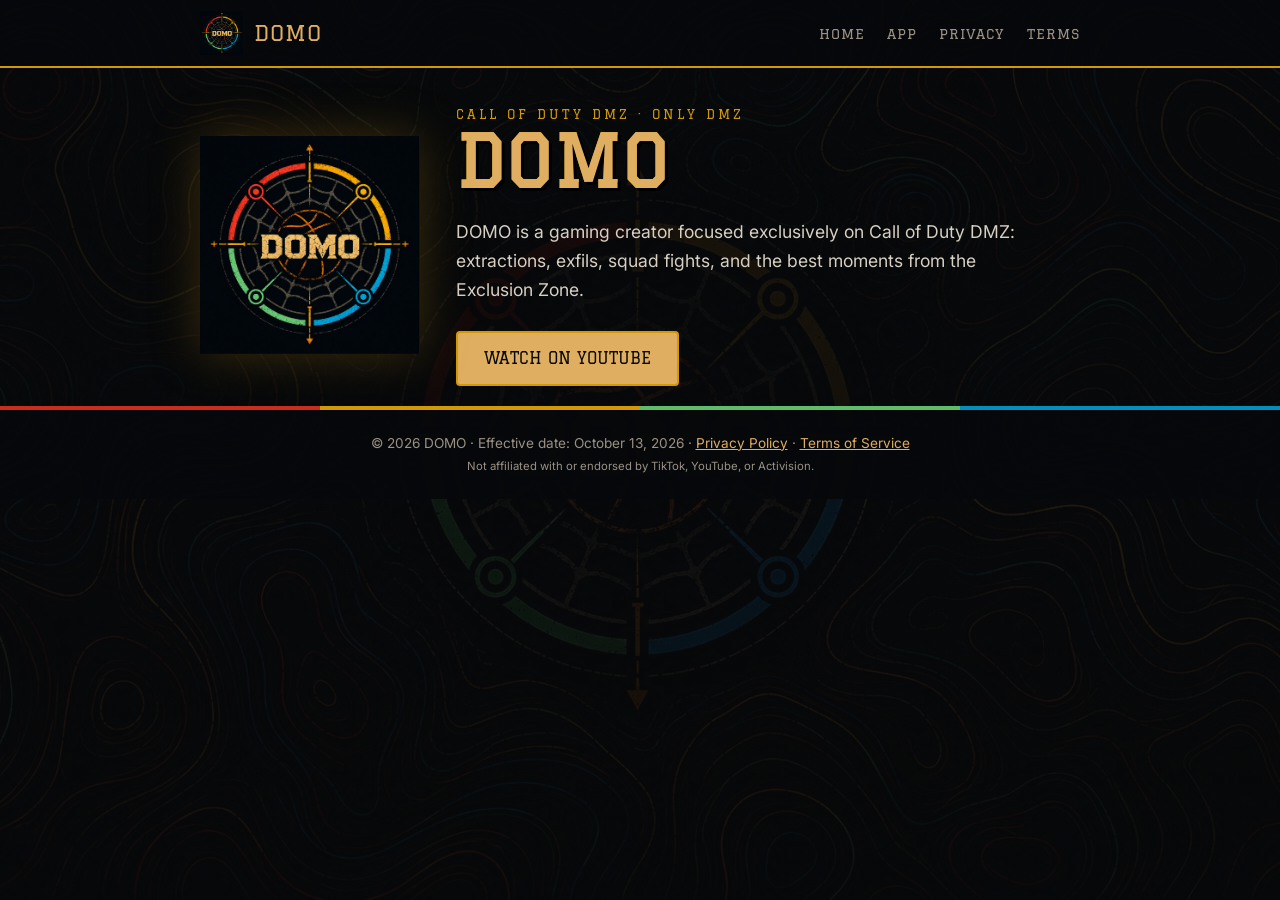
<file: index.html>
<!DOCTYPE html><html lang="en"><head><meta charset="utf-8"><meta name="viewport" content="width=device-width,initial-scale=1"><title>Home | DOMO</title><link rel="icon" href="assets/favicon.png"><link rel="preconnect" href="https://fonts.googleapis.com"><link href="https://fonts.googleapis.com/css2?family=Graduate&family=Inter:wght@400;600;800&display=swap" rel="stylesheet"><link rel="stylesheet" href="style.css"></head><body><header><div class="wrap"><a class="brand" href="index.html"><img src="assets/domo-logo-128.png" alt="DOMO logo" width="44" height="44">DOMO</a><nav><a href="index.html">Home</a><a href="app.html">App</a><a href="privacy.html">Privacy</a><a href="terms.html">Terms</a></nav></div></header><main class="wrap"><section class="hero"><img class="hero-logo" src="assets/domo-logo-512.png" alt="DOMO logo" width="220" height="218"><div><p class="tag">Call of Duty DMZ &middot; Only DMZ</p><h1>DOMO</h1><p class="lead">DOMO is a gaming creator focused exclusively on Call of Duty DMZ: extractions, exfils, squad fights, and the best moments from the Exclusion Zone.</p><a class="btn" href="https://www.youtube.com/@DOMO_fps" target="_blank" rel="noopener">Watch on YouTube</a></div></section>
</main><footer><div class="stripes"><i></i><i></i><i></i><i></i></div><div class="wrap">&copy; 2026 DOMO &middot; Effective date: October 13, 2026 &middot; <a href="privacy.html">Privacy Policy</a> &middot; <a href="terms.html">Terms of Service</a><br><small>Not affiliated with or endorsed by TikTok, YouTube, or Activision.</small></div></footer></body></html>
</file>
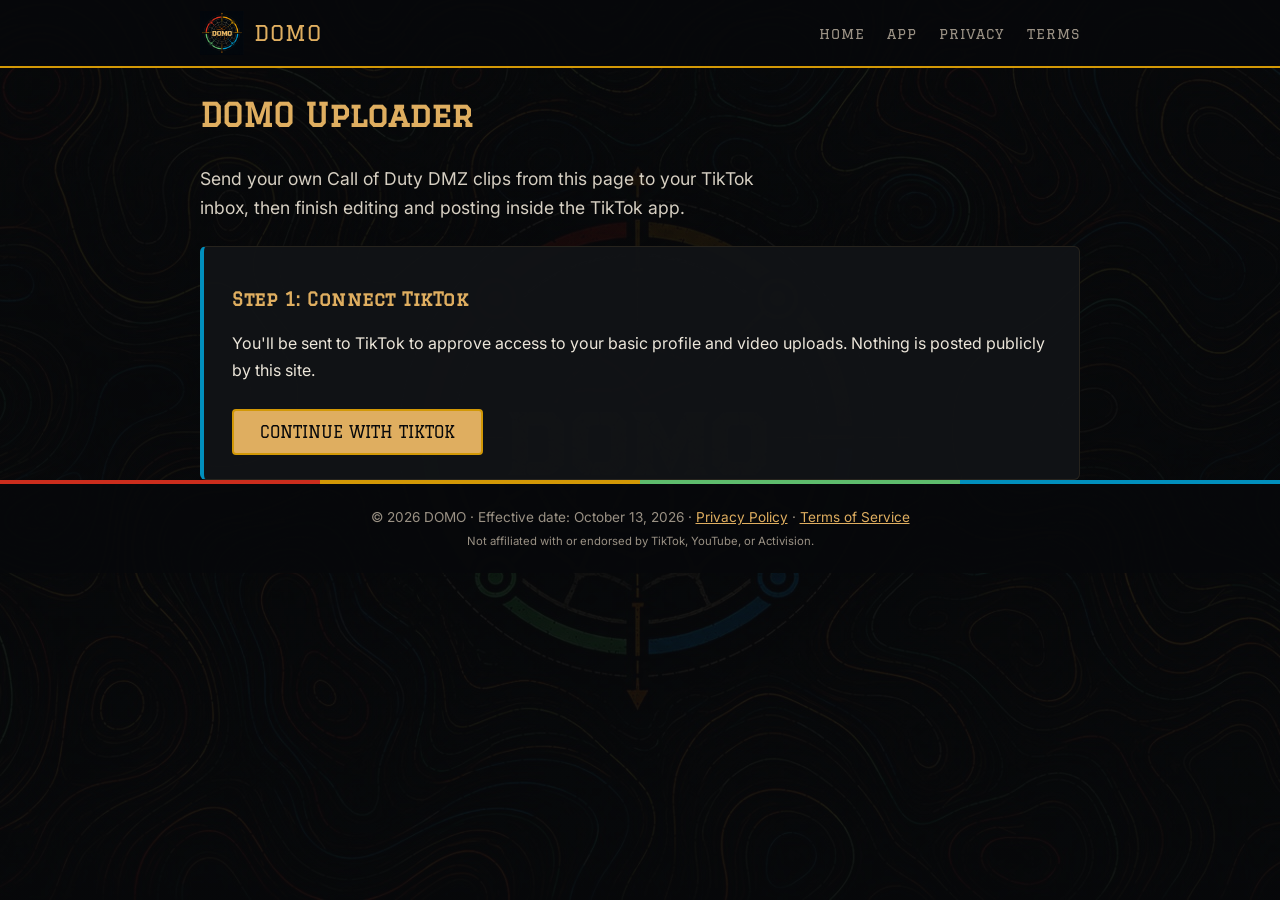
<file: app.html>
<!DOCTYPE html><html lang="en"><head><meta charset="utf-8"><meta name="viewport" content="width=device-width,initial-scale=1"><title>Uploader | DOMO</title><link rel="icon" href="assets/favicon.png"><link rel="preconnect" href="https://fonts.googleapis.com"><link href="https://fonts.googleapis.com/css2?family=Graduate&family=Inter:wght@400;600;800&display=swap" rel="stylesheet"><link rel="stylesheet" href="style.css"></head><body><header><div class="wrap"><a class="brand" href="index.html"><img src="assets/domo-logo-128.png" alt="DOMO logo" width="44" height="44">DOMO</a><nav><a href="index.html">Home</a><a href="app.html">App</a><a href="privacy.html">Privacy</a><a href="terms.html">Terms</a></nav></div></header><main class="wrap"><h1>DOMO Uploader</h1>
<p class="lead">Send your own Call of Duty DMZ clips from this page to your TikTok inbox, then finish editing and posting inside the TikTok app.</p>
<section class="card" id="login-card"><h2>Step 1: Connect TikTok</h2>
<p>You'll be sent to TikTok to approve access to your basic profile and video uploads. Nothing is posted publicly by this site.</p>
<button class="btn" id="login-btn">Continue with TikTok</button></section>
<section class="card hidden" id="app-card">
<div class="creator"><img id="avatar" alt="" width="56" height="56"><div><div class="muted">Uploading to TikTok account</div><strong id="nickname"></strong></div><button class="btn small ghost" id="logout-btn">Disconnect</button></div>
<h2>Step 2: Choose a video</h2>
<input type="file" id="file" accept="video/mp4,video/quicktime,video/webm">
<video id="preview" controls playsinline class="hidden"></video>
<p class="muted" id="file-info"></p>
<p class="notice">After upload, the video appears in your <strong>TikTok inbox notifications</strong>. Open the notification in the TikTok app to finish editing and posting. Processing can take a few minutes.</p>
<button class="btn" id="upload-btn" disabled>Upload to TikTok inbox</button>
<div class="progress hidden" id="progress"><div id="bar"></div></div>
<p id="status" class="status"></p></section></main><footer><div class="stripes"><i></i><i></i><i></i><i></i></div><div class="wrap">&copy; 2026 DOMO &middot; Effective date: October 13, 2026 &middot; <a href="privacy.html">Privacy Policy</a> &middot; <a href="terms.html">Terms of Service</a><br><small>Not affiliated with or endorsed by TikTok, YouTube, or Activision.</small></div></footer><script src="tiktok-config.js"></script><script src="app.js"></script></body></html>
</file>
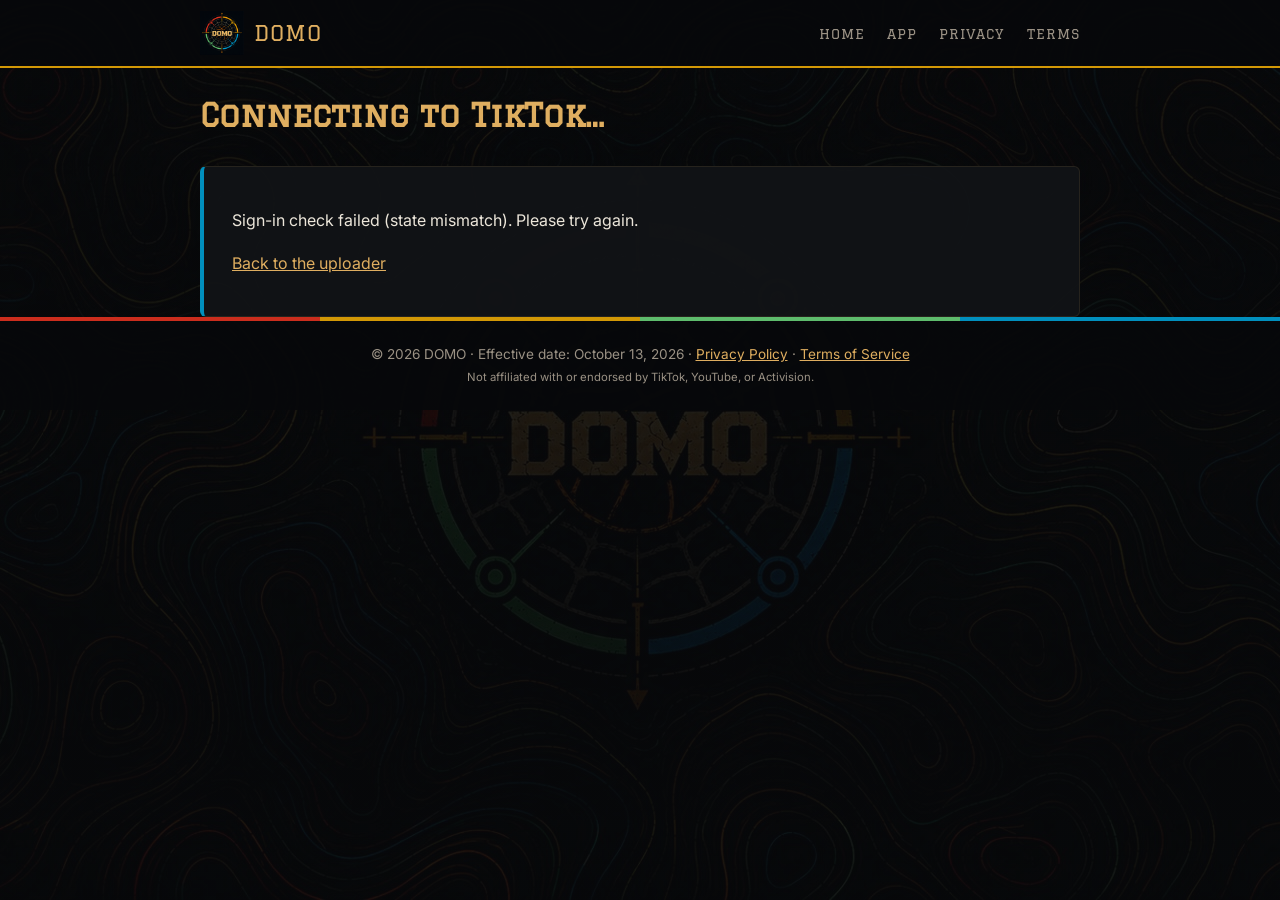
<file: callback.html>
<!DOCTYPE html><html lang="en"><head><meta charset="utf-8"><meta name="viewport" content="width=device-width,initial-scale=1"><title>Connecting | DOMO</title><link rel="icon" href="assets/favicon.png"><link rel="preconnect" href="https://fonts.googleapis.com"><link href="https://fonts.googleapis.com/css2?family=Graduate&family=Inter:wght@400;600;800&display=swap" rel="stylesheet"><link rel="stylesheet" href="style.css"></head><body><header><div class="wrap"><a class="brand" href="index.html"><img src="assets/domo-logo-128.png" alt="DOMO logo" width="44" height="44">DOMO</a><nav><a href="index.html">Home</a><a href="app.html">App</a><a href="privacy.html">Privacy</a><a href="terms.html">Terms</a></nav></div></header><main class="wrap"><h1>Connecting to TikTok…</h1><section class="card"><p id="cb-msg">Finishing sign-in, please wait.</p><p><a href="app.html">Back to the uploader</a></p></section></main><footer><div class="stripes"><i></i><i></i><i></i><i></i></div><div class="wrap">&copy; 2026 DOMO &middot; Effective date: October 13, 2026 &middot; <a href="privacy.html">Privacy Policy</a> &middot; <a href="terms.html">Terms of Service</a><br><small>Not affiliated with or endorsed by TikTok, YouTube, or Activision.</small></div></footer><script src="tiktok-config.js"></script><script src="callback.js"></script></body></html>
</file>
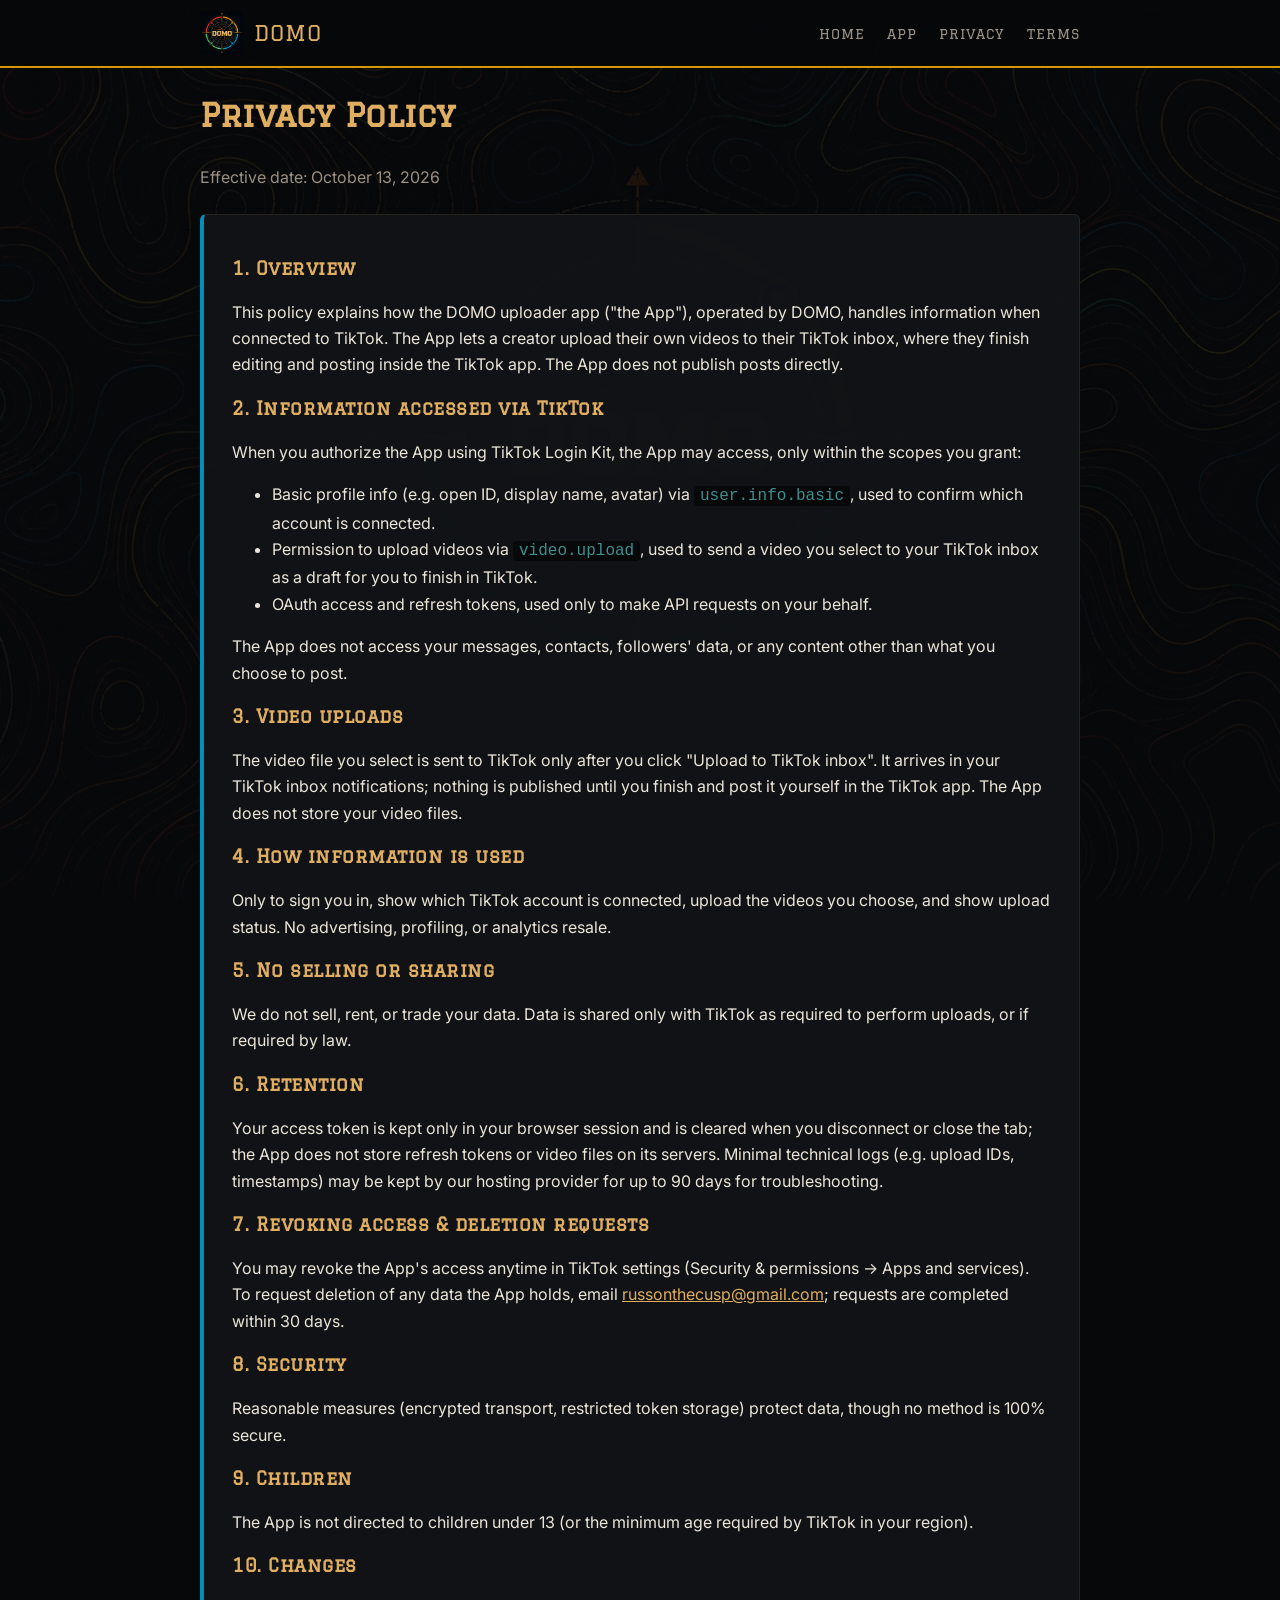
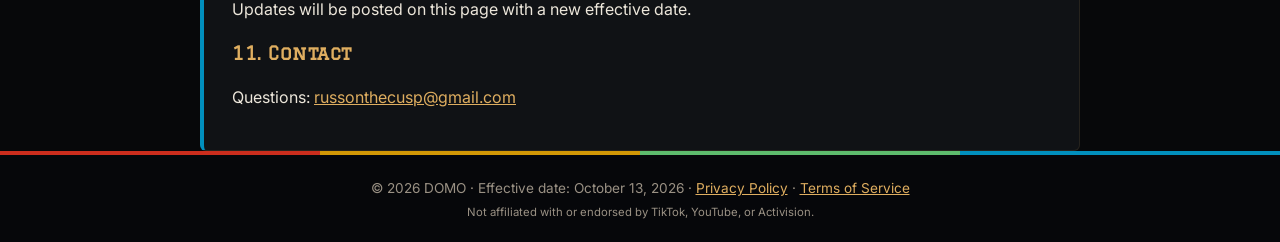
<file: privacy.html>
<!DOCTYPE html><html lang="en"><head><meta charset="utf-8"><meta name="viewport" content="width=device-width,initial-scale=1"><title>Privacy Policy | DOMO</title><link rel="icon" href="assets/favicon.png"><link rel="preconnect" href="https://fonts.googleapis.com"><link href="https://fonts.googleapis.com/css2?family=Graduate&family=Inter:wght@400;600;800&display=swap" rel="stylesheet"><link rel="stylesheet" href="style.css"></head><body><header><div class="wrap"><a class="brand" href="index.html"><img src="assets/domo-logo-128.png" alt="DOMO logo" width="44" height="44">DOMO</a><nav><a href="index.html">Home</a><a href="app.html">App</a><a href="privacy.html">Privacy</a><a href="terms.html">Terms</a></nav></div></header><main class="wrap"><h1>Privacy Policy</h1><p class="muted">Effective date: October 13, 2026</p>
<div class="card"><h2>1. Overview</h2><p>This policy explains how the DOMO uploader app ("the App"), operated by DOMO, handles information when connected to TikTok. The App lets a creator upload their own videos to their TikTok inbox, where they finish editing and posting inside the TikTok app. The App does not publish posts directly.</p>
<h2>2. Information accessed via TikTok</h2><p>When you authorize the App using TikTok Login Kit, the App may access, only within the scopes you grant:</p><ul><li>Basic profile info (e.g. open ID, display name, avatar) via <code>user.info.basic</code>, used to confirm which account is connected.</li><li>Permission to upload videos via <code>video.upload</code>, used to send a video you select to your TikTok inbox as a draft for you to finish in TikTok.</li><li>OAuth access and refresh tokens, used only to make API requests on your behalf.</li></ul><p>The App does not access your messages, contacts, followers' data, or any content other than what you choose to post.</p>
<h2>3. Video uploads</h2><p>The video file you select is sent to TikTok only after you click "Upload to TikTok inbox". It arrives in your TikTok inbox notifications; nothing is published until you finish and post it yourself in the TikTok app. The App does not store your video files.</p>
<h2>4. How information is used</h2><p>Only to sign you in, show which TikTok account is connected, upload the videos you choose, and show upload status. No advertising, profiling, or analytics resale.</p>
<h2>5. No selling or sharing</h2><p>We do not sell, rent, or trade your data. Data is shared only with TikTok as required to perform uploads, or if required by law.</p>
<h2>6. Retention</h2><p>Your access token is kept only in your browser session and is cleared when you disconnect or close the tab; the App does not store refresh tokens or video files on its servers. Minimal technical logs (e.g. upload IDs, timestamps) may be kept by our hosting provider for up to 90 days for troubleshooting.</p>
<h2>7. Revoking access &amp; deletion requests</h2><p>You may revoke the App's access anytime in TikTok settings (Security &amp; permissions &rarr; Apps and services). To request deletion of any data the App holds, email <a href="mailto:russonthecusp@gmail.com">russonthecusp@gmail.com</a>; requests are completed within 30 days.</p>
<h2>8. Security</h2><p>Reasonable measures (encrypted transport, restricted token storage) protect data, though no method is 100% secure.</p>
<h2>9. Children</h2><p>The App is not directed to children under 13 (or the minimum age required by TikTok in your region).</p>
<h2>10. Changes</h2><p>Updates will be posted on this page with a new effective date.</p>
<h2>11. Contact</h2><p>Questions: <a href="mailto:russonthecusp@gmail.com">russonthecusp@gmail.com</a></p></div></main><footer><div class="stripes"><i></i><i></i><i></i><i></i></div><div class="wrap">&copy; 2026 DOMO &middot; Effective date: October 13, 2026 &middot; <a href="privacy.html">Privacy Policy</a> &middot; <a href="terms.html">Terms of Service</a><br><small>Not affiliated with or endorsed by TikTok, YouTube, or Activision.</small></div></footer></body></html>
</file>
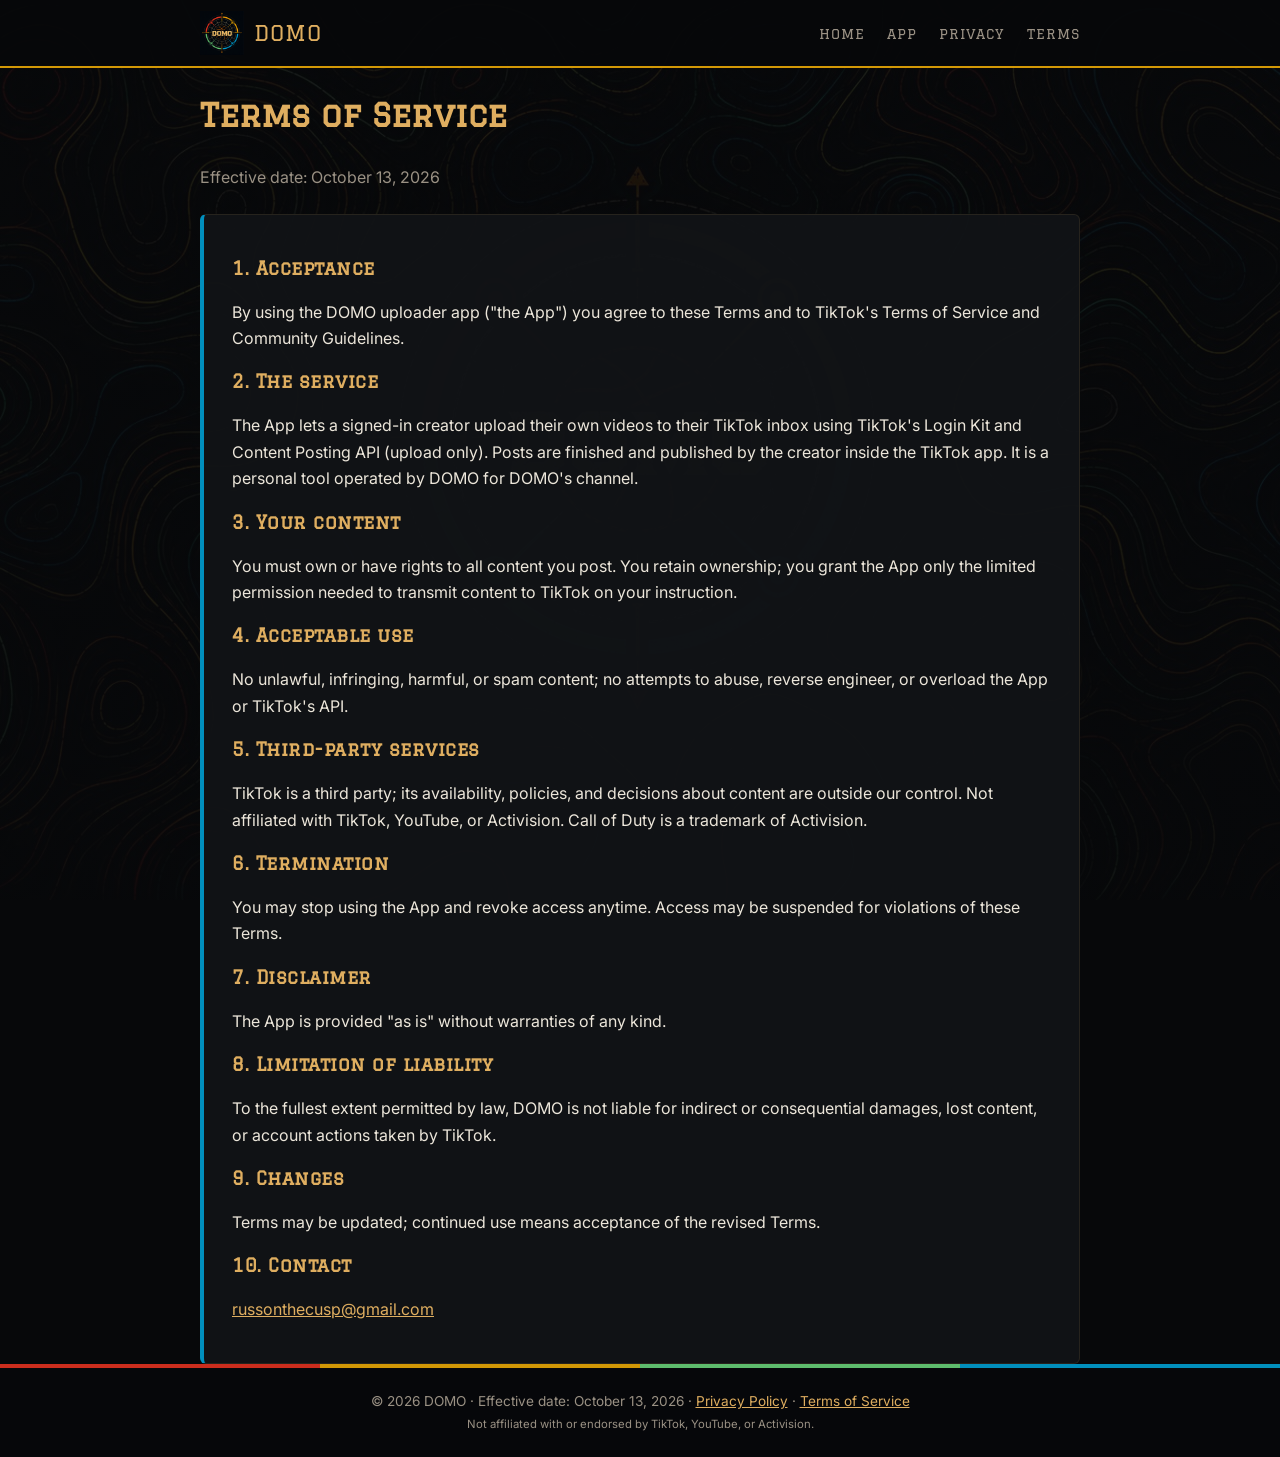
<file: terms.html>
<!DOCTYPE html><html lang="en"><head><meta charset="utf-8"><meta name="viewport" content="width=device-width,initial-scale=1"><title>Terms of Service | DOMO</title><link rel="icon" href="assets/favicon.png"><link rel="preconnect" href="https://fonts.googleapis.com"><link href="https://fonts.googleapis.com/css2?family=Graduate&family=Inter:wght@400;600;800&display=swap" rel="stylesheet"><link rel="stylesheet" href="style.css"></head><body><header><div class="wrap"><a class="brand" href="index.html"><img src="assets/domo-logo-128.png" alt="DOMO logo" width="44" height="44">DOMO</a><nav><a href="index.html">Home</a><a href="app.html">App</a><a href="privacy.html">Privacy</a><a href="terms.html">Terms</a></nav></div></header><main class="wrap"><h1>Terms of Service</h1><p class="muted">Effective date: October 13, 2026</p>
<div class="card"><h2>1. Acceptance</h2><p>By using the DOMO uploader app ("the App") you agree to these Terms and to TikTok's Terms of Service and Community Guidelines.</p>
<h2>2. The service</h2><p>The App lets a signed-in creator upload their own videos to their TikTok inbox using TikTok's Login Kit and Content Posting API (upload only). Posts are finished and published by the creator inside the TikTok app. It is a personal tool operated by DOMO for DOMO's channel.</p>
<h2>3. Your content</h2><p>You must own or have rights to all content you post. You retain ownership; you grant the App only the limited permission needed to transmit content to TikTok on your instruction.</p>
<h2>4. Acceptable use</h2><p>No unlawful, infringing, harmful, or spam content; no attempts to abuse, reverse engineer, or overload the App or TikTok's API.</p>
<h2>5. Third-party services</h2><p>TikTok is a third party; its availability, policies, and decisions about content are outside our control. Not affiliated with TikTok, YouTube, or Activision. Call of Duty is a trademark of Activision.</p>
<h2>6. Termination</h2><p>You may stop using the App and revoke access anytime. Access may be suspended for violations of these Terms.</p>
<h2>7. Disclaimer</h2><p>The App is provided "as is" without warranties of any kind.</p>
<h2>8. Limitation of liability</h2><p>To the fullest extent permitted by law, DOMO is not liable for indirect or consequential damages, lost content, or account actions taken by TikTok.</p>
<h2>9. Changes</h2><p>Terms may be updated; continued use means acceptance of the revised Terms.</p>
<h2>10. Contact</h2><p><a href="mailto:russonthecusp@gmail.com">russonthecusp@gmail.com</a></p></div></main><footer><div class="stripes"><i></i><i></i><i></i><i></i></div><div class="wrap">&copy; 2026 DOMO &middot; Effective date: October 13, 2026 &middot; <a href="privacy.html">Privacy Policy</a> &middot; <a href="terms.html">Terms of Service</a><br><small>Not affiliated with or endorsed by TikTok, YouTube, or Activision.</small></div></footer></body></html>
</file>
<file: style.css>
/* DOMO branding: palette sampled from domo-logo-small.png / banners */
:root{--bg:#07080a;--panel:#111316;--line:#26231d;--text:#ece6da;--muted:#9a9184;
--gold:#dfae60;--amber:#d29806;--red:#cb2d1d;--green:#5ebc6d;--blue:#018fbd;--teal:#3f8f8f}
*{box-sizing:border-box}
body{margin:0;color:var(--text);font:16px/1.65 Inter,system-ui,Segoe UI,Roboto,sans-serif;
background:linear-gradient(#07080ae6,#07080af2),url(assets/topo-bg.jpg) center/cover fixed,var(--bg)}
.wrap{max-width:920px;margin:0 auto;padding:0 20px}a{color:var(--gold)}a:hover{color:var(--amber)}
h1,h2,.brand,.btn,nav a,.tag{font-family:Graduate,Impact,"Arial Black",sans-serif}
header{border-bottom:2px solid var(--amber);background:#07080af0;position:sticky;top:0;z-index:5}
header .wrap{display:flex;justify-content:space-between;align-items:center;height:66px}
.brand{display:flex;align-items:center;gap:10px;font-size:1.35rem;color:var(--gold);text-decoration:none;letter-spacing:1px}
.brand span,h1 span{color:var(--blue)}
nav a{margin-left:22px;color:var(--muted);text-decoration:none;text-transform:uppercase;font-size:.85rem;letter-spacing:1px}nav a:hover{color:var(--gold)}
main{padding:36px 20px 60px}
.hero{display:flex;gap:36px;align-items:center;padding:36px 0 20px;flex-wrap:wrap}
.hero-logo{width:220px;height:auto;filter:drop-shadow(0 0 24px #d2980640)}
.hero>div{flex:1;min-width:280px}
.hero h1{font-size:clamp(2.6rem,7vw,4.4rem);margin:0;color:var(--gold);letter-spacing:2px;line-height:1.05;text-shadow:3px 3px 0 #000,0 0 0 var(--amber)}
.tag{color:var(--amber);text-transform:uppercase;letter-spacing:3px;font-size:.8rem;margin:0}
.lead{font-size:1.1rem;color:#d6cfc2;max-width:600px}
.btn{display:inline-block;margin-top:10px;padding:12px 26px;background:var(--gold);color:#07080a;text-decoration:none;border-radius:4px;text-transform:uppercase;border:2px solid var(--amber)}
.btn:hover{background:var(--amber);color:#07080a}
.card{background:#111316e8;border:1px solid var(--line);border-left:4px solid var(--blue);border-radius:6px;padding:24px 28px;margin-top:24px}
h1{color:var(--gold)}h2{font-size:1.1rem;color:var(--gold);letter-spacing:.5px}
.muted{color:var(--muted)}code{background:#07080a;color:var(--teal);padding:1px 6px;border-radius:4px}
.ph{background:#ffcc00;color:#000;padding:0 6px;border-radius:3px;font-weight:800}
.stripes{display:flex;height:4px}.stripes i{flex:1}
.stripes i:nth-child(1){background:var(--red)}.stripes i:nth-child(2){background:var(--amber)}.stripes i:nth-child(3){background:var(--green)}.stripes i:nth-child(4){background:var(--blue)}
footer{background:#07080af0;color:var(--muted);font-size:.85rem;text-align:center}footer .wrap{padding:22px 20px}
/* uploader */
.hidden{display:none!important}
button.btn{cursor:pointer;font-size:1rem}button.btn:disabled{opacity:.45;cursor:not-allowed}
.btn.small{padding:6px 14px;font-size:.8rem;margin:0 0 0 auto}.btn.ghost{background:transparent;color:var(--gold)}
.creator{display:flex;align-items:center;gap:14px;margin-bottom:8px}.creator img{border-radius:50%;border:2px solid var(--gold)}
input[type=file]{color:var(--text);margin:8px 0}
video{display:block;max-width:100%;max-height:420px;margin:12px 0;border:1px solid var(--line);border-radius:6px;background:#000}
.notice{border:1px dashed var(--amber);padding:10px 14px;border-radius:6px;color:#e8dcc4}
.progress{height:8px;background:#222;border-radius:4px;overflow:hidden;margin-top:14px}#bar{height:100%;width:0;background:var(--blue);transition:width .3s}
.status{color:var(--gold);min-height:1.4em}
</file>
